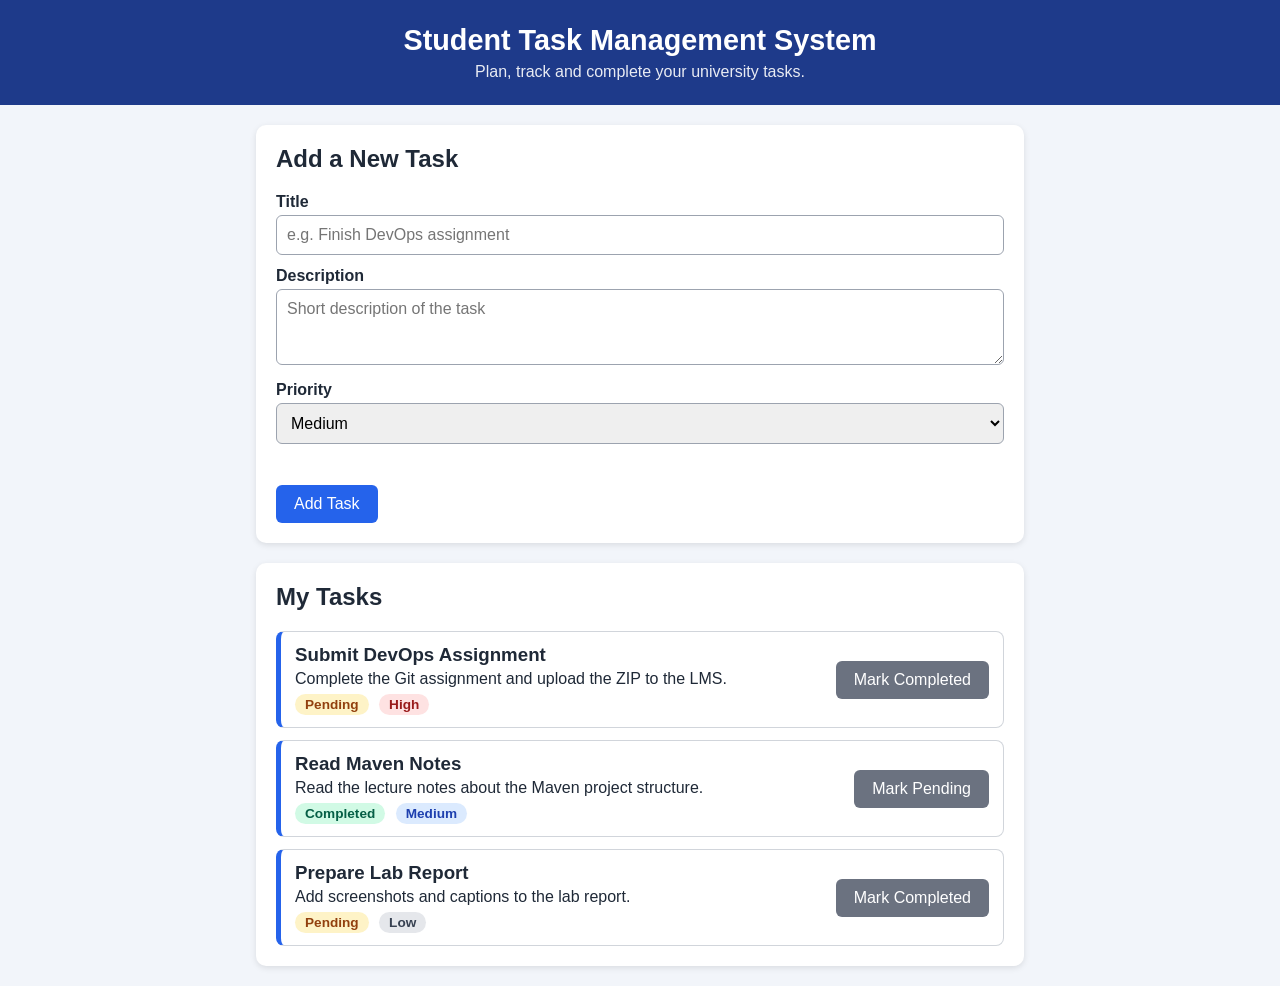
<file: index.html>
<!DOCTYPE html>
<html lang="en">
<head>
  <meta charset="UTF-8">
  <meta name="viewport" content="width=device-width, initial-scale=1.0">
  <title>Student Task Management System</title>
  <link rel="stylesheet" href="style.css">
</head>
<body>
  <header>
    <h1>Student Task Management System</h1>
    <p class="subtitle">Plan, track and complete your university tasks.</p>
  </header>
  <main>
    <section class="card">
      <h2>Add a New Task</h2>
      <form id="task-form" novalidate>
        <label for="task-title">Title</label>
        <input type="text" id="task-title" placeholder="e.g. Finish DevOps assignment">
        <label for="task-desc">Description</label>
        <textarea id="task-desc" rows="3" placeholder="Short description of the task"></textarea>
      <label for="task-priority">Priority</label>
      <select id="task-priority">
        <option value="High">High</option>
        <option value="Medium" selected>Medium</option>
        <option value="Low">Low</option>
      </select>

        <p id="error-message" class="error" role="alert"></p>
        <button type="submit">Add Task</button>
      </form>
    </section>
    <section class="card">
      <h2>My Tasks</h2>
      <ul id="task-list">
    <li class="task">
      <div class="task-info">
        <h3>Submit DevOps Assignment</h3>
        <p>Complete the Git assignment and upload the ZIP to the LMS.</p>
        <span class="status pending">Pending</span>
        <span class="priority high">High</span>
      </div>
      <button type="button" class="toggle-btn">Mark Completed</button>
    </li>
    <li class="task">
      <div class="task-info">
        <h3>Read Maven Notes</h3>
        <p>Read the lecture notes about the Maven project structure.</p>
        <span class="status completed">Completed</span>
        <span class="priority medium">Medium</span>
      </div>
      <button type="button" class="toggle-btn">Mark Pending</button>
    </li>
    <li class="task">
      <div class="task-info">
        <h3>Prepare Lab Report</h3>
        <p>Add screenshots and captions to the lab report.</p>
        <span class="status pending">Pending</span>
        <span class="priority low">Low</span>
      </div>
      <button type="button" class="toggle-btn">Mark Completed</button>
    </li>
      </ul>
    </section>
  </main>
  <script src="script.js"></script>
</body>
</html>
</file>
<file: style.css>
* { box-sizing: border-box; }
body { margin: 0; font-family: Arial, sans-serif; background: #f2f5fa; color: #1f2937; }
header { background: #1e3a8a; color: #fff; text-align: center; padding: 24px 16px; }
header h1 { margin: 0 0 6px; font-size: 1.8rem; }
.subtitle { margin: 0; opacity: 0.9; }
main { max-width: 800px; margin: 20px auto; padding: 0 16px; display: grid; gap: 20px; }
.card { background: #fff; border-radius: 10px; padding: 20px; box-shadow: 0 2px 6px rgba(0,0,0,0.1); }
.card h2 { margin-top: 0; }
label { display: block; margin: 12px 0 4px; font-weight: bold; }
input, textarea, select { width: 100%; padding: 10px; border: 1px solid #9ca3af; border-radius: 6px; font-size: 1rem; font-family: inherit; }
button { margin-top: 14px; padding: 10px 18px; background: #2563eb; color: #fff; border: 0; border-radius: 6px; font-size: 1rem; cursor: pointer; }
button:hover { background: #1d4ed8; }
.error { color: #b91c1c; min-height: 1.2em; margin: 8px 0 0; }
#task-list { list-style: none; margin: 0; padding: 0; display: grid; gap: 12px; }
.task { border: 1px solid #d1d5db; border-left: 5px solid #2563eb; border-radius: 8px; padding: 12px 14px; }
.task h3 { margin: 0 0 4px; }
.task p { margin: 0 0 6px; }
.task { display: flex; justify-content: space-between; align-items: center; gap: 12px; flex-wrap: wrap; }
.status { display: inline-block; padding: 3px 10px; border-radius: 12px; font-size: 0.85rem; font-weight: bold; margin-right: 6px; }
.status.pending { background: #fef3c7; color: #92400e; }
.status.completed { background: #d1fae5; color: #065f46; }
.toggle-btn { margin-top: 0; background: #6b7280; }
.priority { display: inline-block; padding: 3px 10px; border-radius: 12px; font-size: 0.85rem; font-weight: bold; }
.priority.high { background: #fee2e2; color: #991b1b; }
.priority.medium { background: #dbeafe; color: #1e40af; }
.priority.low { background: #e5e7eb; color: #374151; }
@media (max-width: 600px) { header h1 { font-size: 1.4rem; } .card { padding: 14px; } }
</file>
